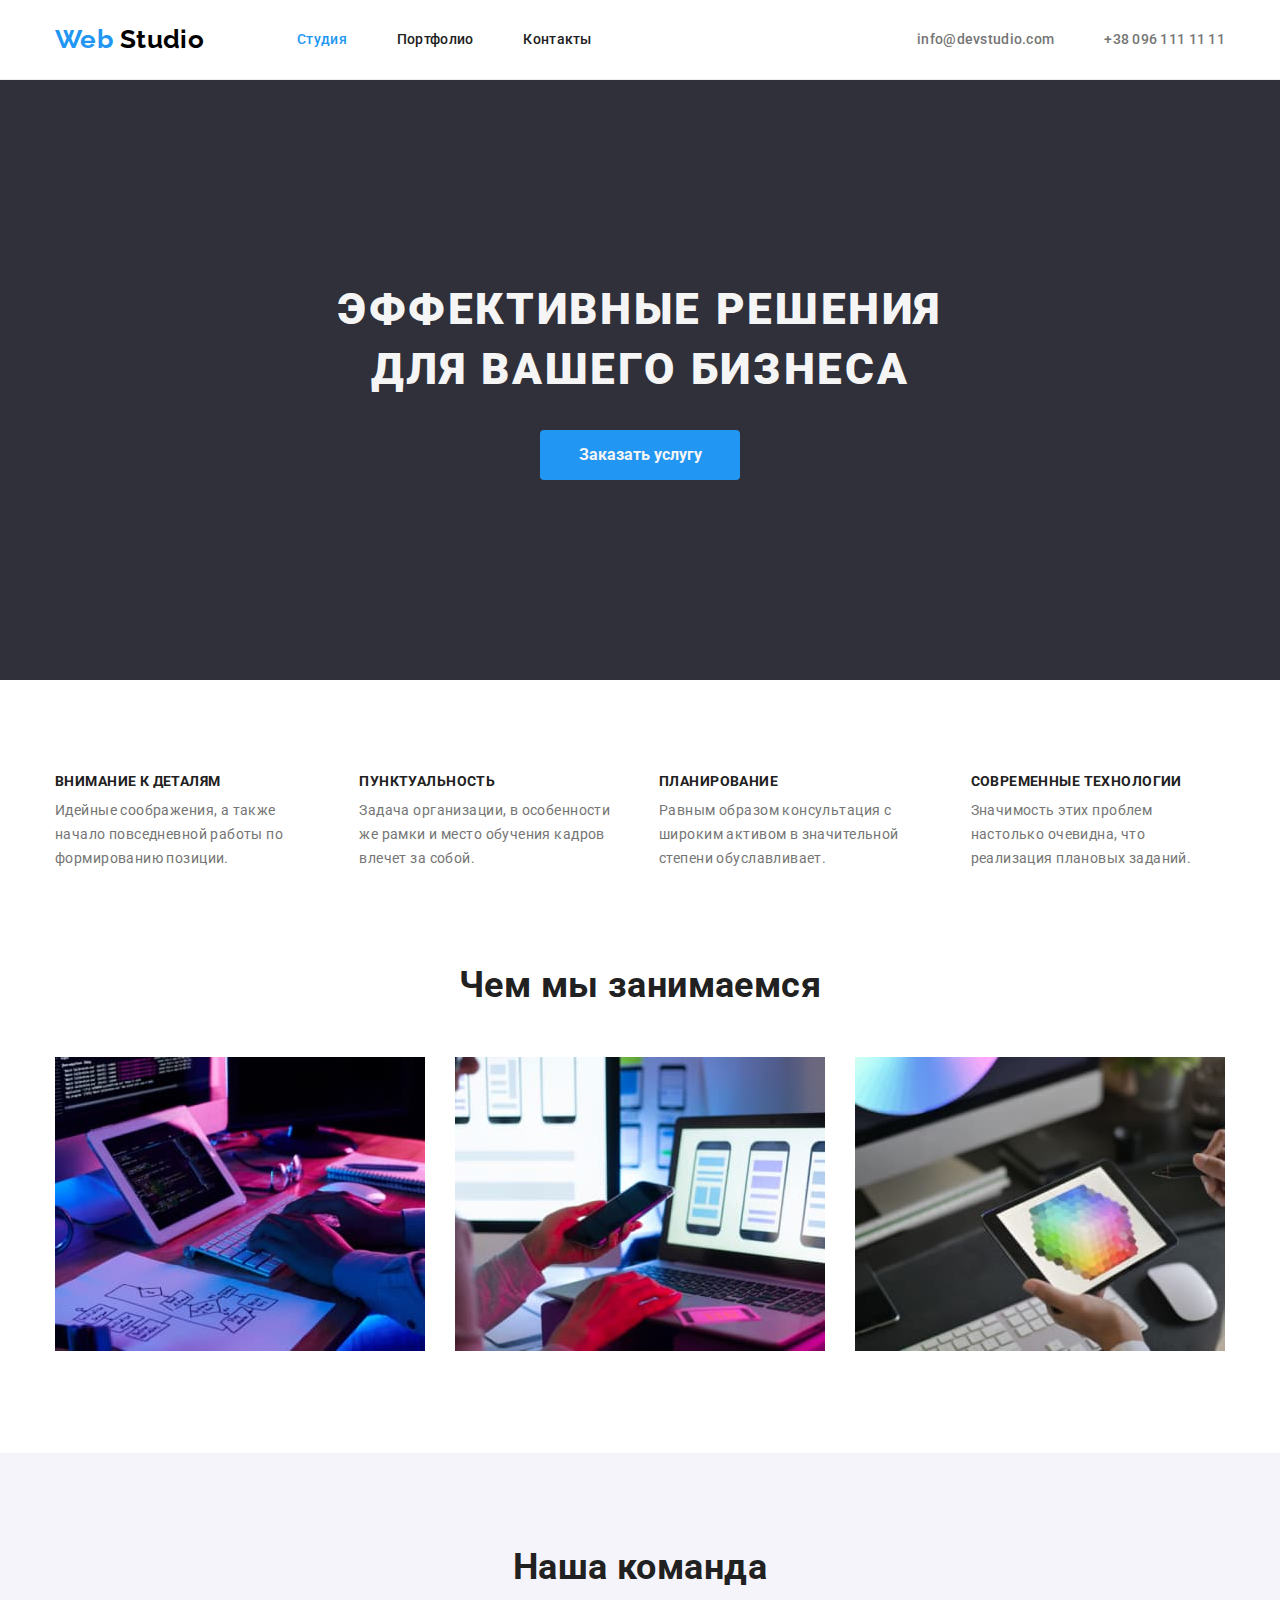
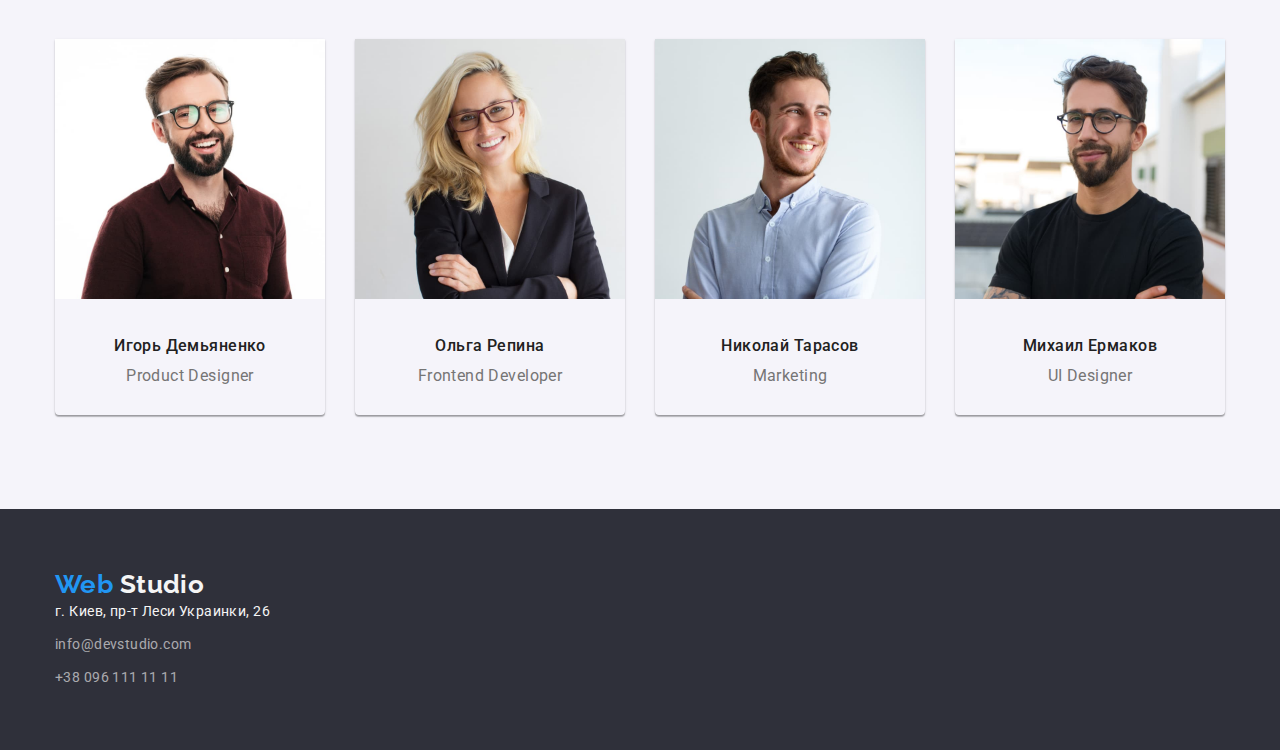
<file: index.html>
<!DOCTYPE html>
<html lang="ru">
  <head>
    <meta charset="UTF-8" />
    <meta http-equiv="X-UA-Compatible" content="IE=edge" />
    <meta name="viewport" content="width=device-width, initial-scale=1.0" />
    <link rel="preconnect" href="https://fonts.googleapis.com" />
    <link rel="preconnect" href="https://fonts.gstatic.com" crossorigin />
    <link
      href="https://fonts.googleapis.com/css2?family=Raleway:wght@700&family=Roboto:wght@400;500;700;900&display=swap"
      rel="stylesheet"
    />
    <title>Document</title>
    <link
      rel="stylesheet"
      href="https://cdnjs.cloudflare.com/ajax/libs/modern-normalize/1.1.0/modern-normalize.min.css"
    />
    <link rel="stylesheet" href="./css/styles.css" />
  </head>
  <body>
    <!-- Верхняя линия -->
    <header class="header">
      <div class="container main-nav">
        <a href="./index.html" class="logo">Web <span class="logo-studio">Studio</span> </a>
        <nav>
          <ul class="site-nav list">
            <li class="item"><a href="./index.html" class="link current">Студия</a></li>
            <li class="item"><a href="./portfolio.html" class="link">Портфолио</a></li>
            <li class="item"><a href="" class="link">Контакты</a></li>
          </ul>
        </nav>
        <ul class="header-contacts list">
          <li class="item">
            <a href="mailto:info@devstudio.com" class="link">info@devstudio.com</a>
          </li>
          <li class="item"><a href="tel:+380961111111" class="link">+38 096 111 11 11</a></li>
        </ul>
      </div>
    </header>
    <main>
      <!-- Шапка -->
      <section class="hero">
        <div class="container">
          <h1 class="titel">
            Эффективные решения <br />
            для вашего бизнеса
          </h1>
          <button type="button" class="btn">Заказать услугу</button>
        </div>
      </section>
      <!-- Особености -->
      <section class="peculiarities">
        <div class="container">
          <!-- Прихований заголовок -->
          <h2 class="visually-hidden">Особенности</h2>
          <ul class="list">
            <li class="item">
              <h3 class="list-titel">Внимание к деталям</h3>
              <p>
                Идейные соображения, а также начало повседневной работы по формированию позиции.
              </p>
            </li>
            <li class="item">
              <h3 class="list-titel">Пунктуальность</h3>
              <p>
                Задача организации, в особенности же рамки и место обучения кадров влечет за собой.
              </p>
            </li>
            <li class="item">
              <h3 class="list-titel">Планирование</h3>
              <p>
                Равным образом консультация с широким активом в значительной степени обуславливает.
              </p>
            </li>
            <li class="item">
              <h3 class="list-titel">Современные технологии</h3>
              <p>Значимость этих проблем настолько очевидна, что реализация плановых заданий.</p>
            </li>
          </ul>
        </div>
      </section>
      <!-- Чем мы занимаемся -->
      <section class="work">
        <div class="container">
          <h2 class="titel">Чем мы занимаемся</h2>
          <ul class="list">
            <li class="item">
              <img src="./images/index-work/img1.jpg" alt="Верстка" width="370" />
            </li>
            <li class="item">
              <img src="./images/index-work/img2.jpg" alt="Дизайн" width="370" />
            </li>
            <li class="item">
              <img src="./images//index-work/img3.jpg" alt="Внешнее оформление" width="370" />
            </li>
          </ul>
        </div>
      </section>
      <!-- Наша команда -->
      <section class="team">
        <div class="container">
          <h2 class="titel">Наша команда</h2>
          <ul class="list">
            <li class="item">
              <img
                src="./images/index-team/phototeam1.jpg"
                alt="фото сотрудника"
                width="270"
                class="photo"
              />
              <div class="photo-text">
                <h3 class="list-titel">Игорь Демьяненко</h3>
                <p lang="en" class="list-text">Product Designer</p>
              </div>
            </li>
            <li class="item">
              <img
                src="./images/index-team/phototeam2.jpg"
                alt="фото сотрудника"
                width="270"
                class="photo"
              />
              <div class="photo-text">
                <h3 class="list-titel">Ольга Репина</h3>
                <p lang="en" class="list-text">Frontend Developer</p>
              </div>
            </li>
            <li class="item">
              <img
                src="./images//index-team/phototeam3.jpg"
                alt="фото сотрудника"
                width="270"
                class="photo"
              />
              <div class="photo-text">
                <h3 class="list-titel">Николай Тарасов</h3>
                <p lang="en" class="list-text">Marketing</p>
              </div>
            </li>
            <li class="item">
              <img
                src="./images/index-team/phototeam4.jpg"
                alt="фото сотрудника"
                width="270"
                class="photo"
              />
              <div class="photo-text">
                <h3 class="list-titel">Михаил Ермаков</h3>
                <p lang="en" class="list-text">UI Designer</p>
              </div>
            </li>
          </ul>
        </div>
      </section>
    </main>
    <!-- Подвал -->
    <footer class="footer">
      <div class="container">
        <a href="./index.html" class="logo">Web <span class="logo-studio">Studio</span> </a>
        <address>
          <p class="address">г. Киев, пр-т Леси Украинки, 26</p>
          <ul class="footer-contacts list">
            <li class="item">
              <a href="mailto:info@devstudio.com" class="link">info@devstudio.com</a>
            </li>
            <li class="item"><a href="tel:+380961111111" class="link">+38 096 111 11 11</a></li>
          </ul>
        </address>
      </div>
    </footer>
  </body>
</html>
</file>
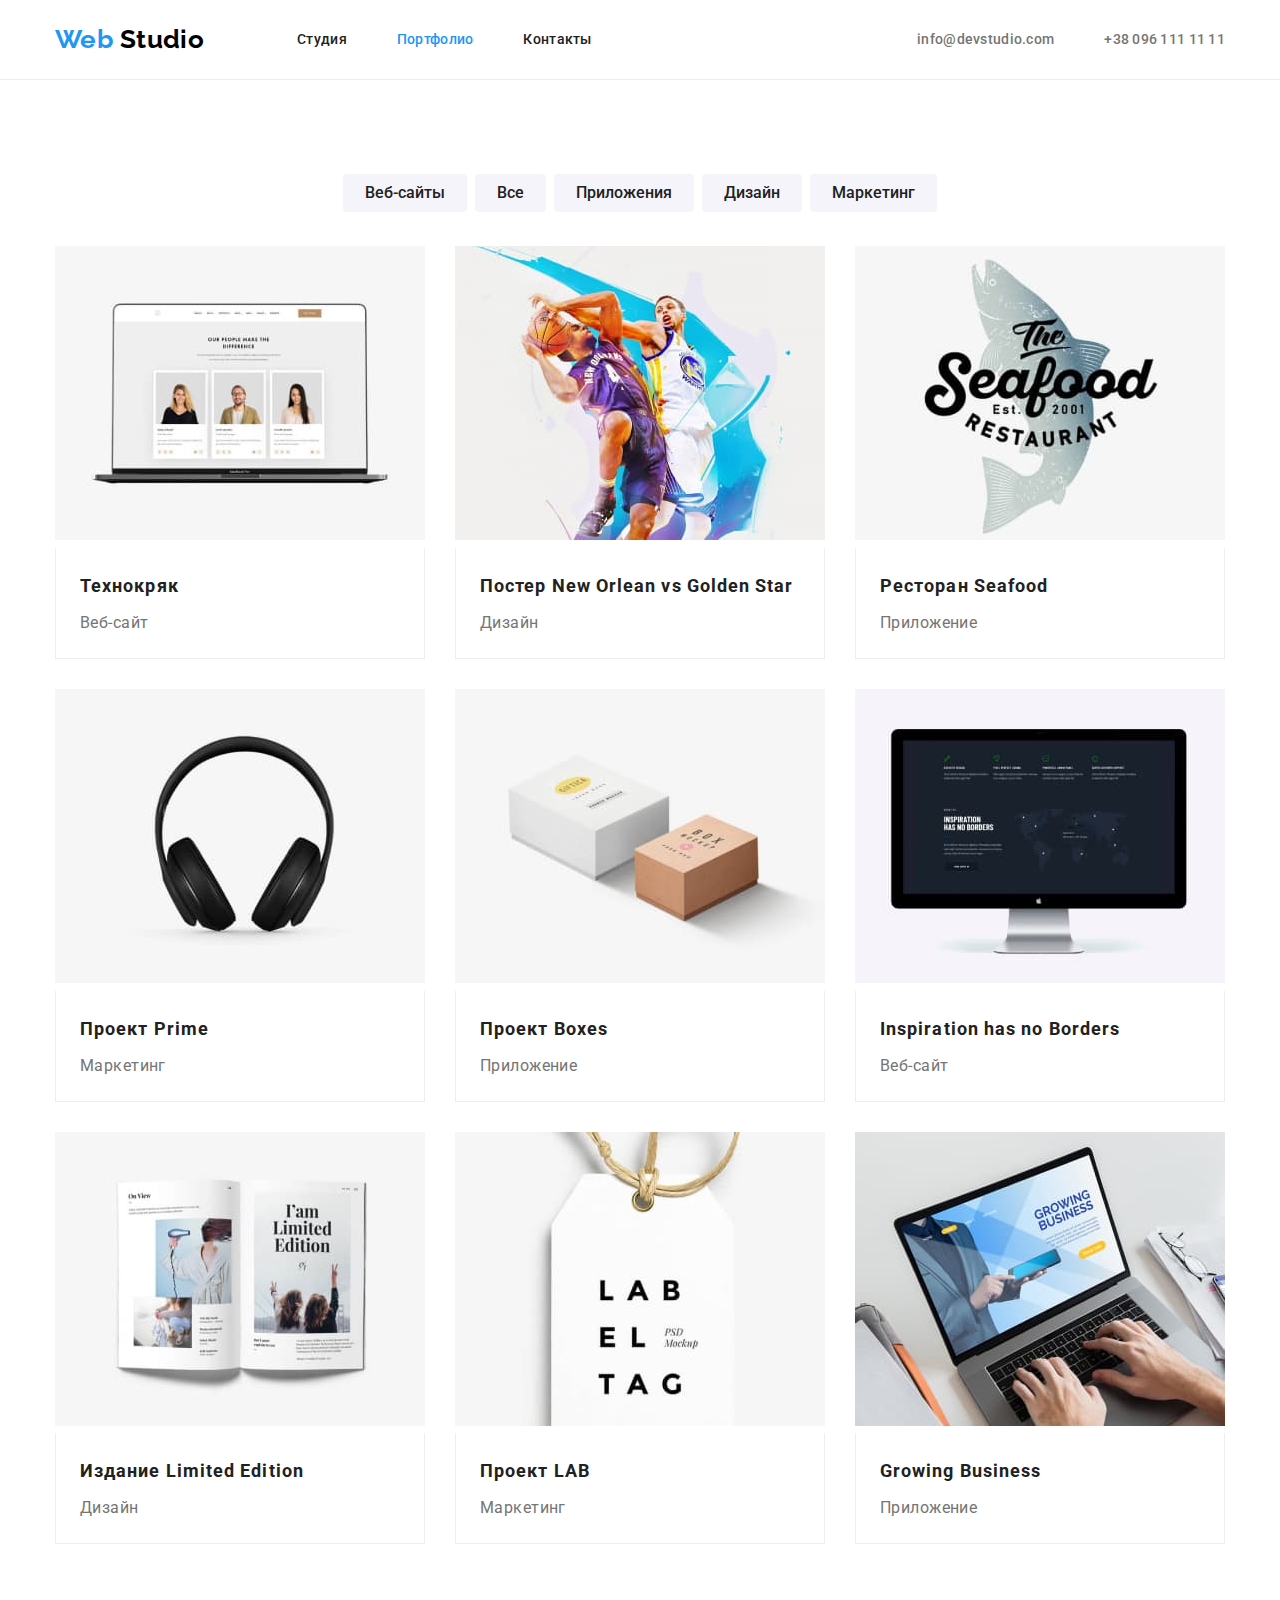
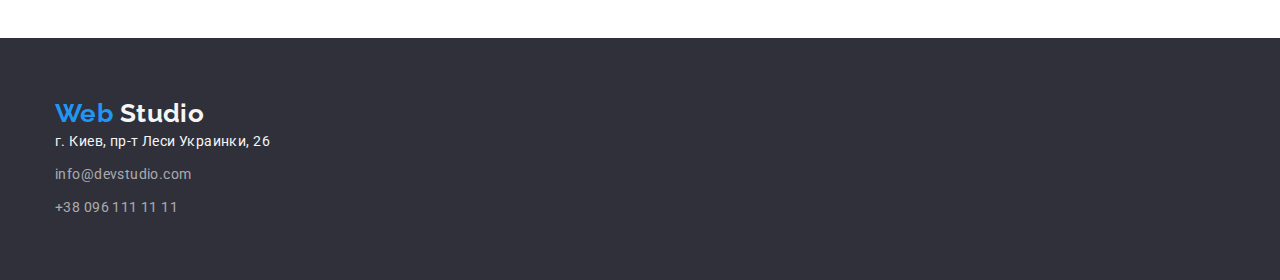
<file: portfolio.html>
<!DOCTYPE html>
<html lang="ru">
  <head>
    <meta charset="UTF-8" />
    <meta http-equiv="X-UA-Compatible" content="IE=edge" />
    <meta name="viewport" content="width=device-width, initial-scale=1.0" />
    <link rel="preconnect" href="https://fonts.googleapis.com" />
    <link rel="preconnect" href="https://fonts.gstatic.com" crossorigin />
    <link
      href="https://fonts.googleapis.com/css2?family=Raleway:wght@700&family=Roboto:wght@400;500;700;900&display=swap"
      rel="stylesheet"
    />
    <title>Document</title>
    <link
      rel="stylesheet"
      href="https://cdnjs.cloudflare.com/ajax/libs/modern-normalize/1.1.0/modern-normalize.min.css"
    />
    <link rel="stylesheet" href="./css/styles.css" />
  </head>
  <body>
    <!-- Верхняя линия -->
    <header class="header">
      <div class="container main-nav">
        <a href="./index.html" class="logo">Web <span class="logo-studio">Studio</span> </a>
        <nav>
          <ul class="site-nav list">
            <li class="item"><a href="./index.html" class="link">Студия</a></li>
            <li class="item"><a href="./portfolio.html" class="link current">Портфолио</a></li>
            <li class="item"><a href="" class="link">Контакты</a></li>
          </ul>
        </nav>
        <ul class="header-contacts list">
          <li class="item">
            <a href="mailto:info@devstudio.com" class="link">info@devstudio.com</a>
          </li>
          <li class="item"><a href="tel:+380961111111" class="link">+38 096 111 11 11</a></li>
        </ul>
      </div>
    </header>
    <main>
      <!-- Фильтр -->
      <section class="portfolio">
        <div class="container">
          <!-- Прихований заголовок -->
          <h2 class="visually-hidden">Фильтр</h2>
          <ul class="list filter">
            <li class="item"><button type="button" class="btn">Веб-сайты</button></li>
            <li class="item"><button type="button" class="btn">Все</button></li>
            <li class="item"><button type="button" class="btn">Приложения</button></li>
            <li class="item"><button type="button" class="btn">Дизайн</button></li>
            <li class="item"><button type="button" class="btn">Маркетинг</button></li>
          </ul>
          <!-- Прихований заголовок -->
          <h2 class="visually-hidden">Проекты</h2>
          <ul class="list projects">
            <li class="item">
              <img
                src="./images/portfolio-projects/project1.jpg"
                alt=""
                width="370"
                class="photo"
              />

              <div class="photo-text">
                <h3 class="list-titel">Технокряк</h3>
                <p class="list-text">Веб-сайт</p>
              </div>
            </li>
            <li class="item">
              <img
                src="./images/portfolio-projects/project2.jpg"
                alt=""
                width="370"
                class="photo"
              />
              <div class="photo-text">
                <h3 class="list-titel">Постер New Orlean vs Golden Star</h3>
                <p class="list-text">Дизайн</p>
              </div>
            </li>
            <li class="item">
              <img
                src="./images/portfolio-projects/project3.jpg"
                alt=""
                width="370"
                class="photo"
              />
              <div class="photo-text">
                <h3 class="list-titel">Ресторан Seafood</h3>
                <p class="list-text">Приложение</p>
              </div>
            </li>
            <li class="item">
              <img
                src="./images/portfolio-projects/project4.jpg"
                alt=""
                width="370"
                class="photo"
              />
              <div class="photo-text">
                <h3 class="list-titel">Проект Prime</h3>
                <p class="list-text">Маркетинг</p>
              </div>
            </li>
            <li class="item">
              <img
                src="./images/portfolio-projects/project5.jpg"
                alt=""
                width="370"
                class="photo"
              />
              <div class="photo-text">
                <h3 class="list-titel">Проект Boxes</h3>
                <p class="list-text">Приложение</p>
              </div>
            </li>
            <li class="item">
              <img
                src="./images/portfolio-projects/project6.jpg"
                alt=""
                width="370"
                class="photo"
              />
              <div class="photo-text">
                <h3 class="list-titel">Inspiration has no Borders</h3>
                <p class="list-text">Веб-сайт</p>
              </div>
            </li>
            <li class="item">
              <img
                src="./images/portfolio-projects/project7.jpg"
                alt=""
                width="370"
                class="photo"
              />
              <div class="photo-text">
                <h3 class="list-titel">Издание Limited Edition</h3>
                <p class="list-text">Дизайн</p>
              </div>
            </li>
            <li class="item">
              <img
                src="./images/portfolio-projects/project8.jpg"
                alt=""
                width="370"
                class="photo"
              />
              <div class="photo-text">
                <h3 class="list-titel">Проект LAB</h3>
                <p class="list-text">Маркетинг</p>
              </div>
            </li>
            <li class="item">
              <img
                src="./images/portfolio-projects/project9.jpg"
                alt=""
                width="370"
                class="photo"
              />
              <div class="photo-text">
                <h3 class="list-titel">Growing Business</h3>
                <p class="list-text">Приложение</p>
              </div>
            </li>
          </ul>
        </div>
      </section>
    </main>
    <!-- Подвал -->
    <footer class="footer">
      <div class="container">
        <a href="./index.html" class="logo">Web <span class="logo-studio">Studio</span> </a>
        <address>
          <p class="address">г. Киев, пр-т Леси Украинки, 26</p>
          <ul class="footer-contacts list">
            <li class="item">
              <a href="mailto:info@devstudio.com" class="link">info@devstudio.com</a>
            </li>
            <li><a href="tel:+380961111111" class="link">+38 096 111 11 11</a></li>
          </ul>
        </address>
      </div>
    </footer>
  </body>
</html>
</file>
<file: css/styles.css>
/* Основний колір тексту #212121 */
/* Додатковий крлір тексту #757575 */
/* Колір фону #f5f5f5 */
/* Додатковий колір фону #F5F4FA */
/* Колір футера #2F303A */
/* Колір наведення #2196F3 */
/* кольори лого #000000, #2196F3 */
/* Колір посилань футер rgba(255, 255, 255, 0.6); */

:root {
  --text-color: #757575;
  --additional-text-color: #212121;
  --background-color: #f5f5f5;
  --additional-background-color: #f5f4fa;
  --header-bacground-color: #ffffff;
  --footer-background-color: #2f303a;
  --logo-color: #000000;
  --activation-color: #2196f3;
  --footer-link-color: rgba(255, 255, 255, 0.6);
  --border-color: #eeeeee;
  --border-header-color: #ececec;
}

body {
  font-family: 'Roboto', sans-serif;
  color: var(--text-color);
  font-size: 14px;
  line-height: 1.71;
  letter-spacing: 0.03em;
}

h1,
h2,
h3,
p,
li {
  margin-top: 0;
  margin-bottom: 0;
}

.container {
  margin-left: auto;
  margin-right: auto;
  width: 1200px;
  padding-left: 15px;
  padding-right: 15px;
}

.titel {
  margin-top: 0;
  margin-bottom: 0;
  text-align: center;
}

.list {
  list-style: none;
  margin: 0;
  padding: 0;
}

.visually-hidden {
  position: absolute;
  width: 1px;
  height: 1px;
  margin: -1px;
  border: 0;
  padding: 0;

  white-space: nowrap;
  clip-path: inset(100%);
  clip: rect(0 0 0 0);
  overflow: hidden;
}

/* Верхняя линия */

.header {
  padding-top: 24px;
  padding-bottom: 24px;

  background-color: var(--header-bacground-color);
  border-bottom: 1px solid var(--border-header-color);
}

.header > .container {
  padding-top: 0;
  padding-bottom: 0;
}

.main-nav {
  display: flex;
  align-items: center;
}

.logo {
  margin-right: 93px;

  font-family: 'Raleway';
  font-weight: 700;
  font-size: 26px;
  line-height: 1.19;
  color: var(--activation-color);
  text-decoration: none;
}

.header .logo-studio {
  color: var(--logo-color);
}

.site-nav {
  display: flex;
}

.site-nav .item + .item {
  margin-left: 50px;
}

.site-nav .link {
  font-weight: 500;
  line-height: 1.14;
  letter-spacing: 0.02em;
  color: var(--additional-text-color);
  text-decoration: none;
}

.site-nav .link.current {
  color: var(--activation-color);
}

.header-contacts {
  display: flex;
  margin-left: auto;
}

.header-contacts .item + .item {
  margin-left: 50px;
}

.header-contacts .link {
  font-weight: 500;
  line-height: 1.14;
  letter-spacing: 0.02em;
  color: inherit;
  text-decoration: none;
}

.site-nav,
.header-contacts {
  list-style: none;
}

.site-nav .link:hover,
.site-nav .link:focus,
.header-contacts .link:hover,
.header-contacts .link:focus {
  color: var(--activation-color);
}

/* index */
/* Шапка */

.hero {
  background-color: var(--footer-background-color);
  text-align: center;
  padding-top: 200px;
  padding-bottom: 200px;
}

.hero .titel {
  margin-top: 0;
  margin-bottom: 30px;
  font-weight: 900;
  font-size: 44px;
  line-height: 1.36;

  letter-spacing: 0.06em;
  text-transform: uppercase;

  color: var(--background-color);
}

.hero .btn {
  min-width: 200px;
  padding: 10px 32px;
  font-weight: 700;
  font-size: 16px;
  line-height: 1.87;
  border-radius: 4px;
  border: 0;

  color: var(--background-color);
  background-color: var(--activation-color);

  cursor: pointer;
  font-family: inherit;
}

/* Особености */
.peculiarities {
  padding-top: 94px;
  padding-bottom: 94px;
}

.peculiarities > .container {
  padding-bottom: 0;
}

.peculiarities .list-titel {
  margin-bottom: 10px;
  font-weight: 700;
  font-size: 14px;
  line-height: 1.14;
  text-transform: uppercase;
  color: var(--additional-text-color);
}

.peculiarities .list {
  display: flex;
}

.peculiarities .item {
  width: calc((100%-90px) / 4);
  margin-right: 30px;
}

.peculiarities .item:nth-child(4n) {
  margin-right: 0px;
}

/* Чем мы занимаемся */
/* Наша команда */

.work {
  padding-bottom: 94px;
}

.work .list {
  display: flex;
}

.work .item {
  width: calc((100%-60px) / 3);
  margin-right: 30px;
}

.work .item:nth-child(3n) {
  margin-right: 0px;
}

.team {
  padding-top: 94px;
  padding-bottom: 94px;
}

.team .list {
  display: flex;
}

.team .item {
  width: calc((100%-90px) / 4);
  margin-right: 30px;
  text-align: center;
  box-shadow: 0px 1px 3px rgba(0, 0, 0, 0.12), 0px 1px 1px rgba(0, 0, 0, 0.14),
    0px 2px 1px rgba(0, 0, 0, 0.2);
  border-radius: 0px 0px 4px 4px;
}

.team .item:nth-child(4n) {
  margin-right: 0px;
}

.team {
  background-color: var(--additional-background-color);
}

.work .titel,
.team .titel {
  margin-bottom: 50px;
  font-weight: 700;
  font-size: 36px;
  line-height: 1.16;
  text-align: center;
  color: var(--additional-text-color);
}

/* .team .photo {
  margin-bottom: 10px;
} */
.team .photo-text {
  padding-top: 30px;
  padding-bottom: 30px;
}

.team .list-titel {
  margin-bottom: 10px;

  font-weight: 500;
  font-size: 16px;
  line-height: 1.18;
  text-align: center;
  color: var(--additional-text-color);
}

.team .list-text {
  /* margin-bottom: 30px; */

  font-size: 16px;
  line-height: 1.19;
  text-align: center;
}

/* portfolio */
/* Проекты */

.portfolio {
  padding-top: 94px;
  padding-bottom: 94px;
}

.portfolio .filter {
  display: flex;
  justify-content: center;
  margin-bottom: 34px;
}

.filter .item {
  margin-right: 8px;
}

.filter .item:last-child {
  margin-right: 0;
}

.filter .btn {
  padding-top: 6px;
  padding-right: 22px;
  padding-bottom: 6px;
  padding-left: 22px;

  font-weight: 500;
  font-size: 16px;
  line-height: 1.62;
  color: var(--additional-text-color);
  background-color: var(--additional-background-color);
  border: none;
  border-radius: 4px;

  cursor: pointer;
  font-family: inherit;
}

.filter .btn:hover,
.filter .btn:focus {
  color: var(--background-color);
  background-color: var(--activation-color);
}

.projects {
  display: flex;
  flex-wrap: wrap;
}

.projects .item {
  box-sizing: border-box;

  width: 370px;
  margin-right: 30px;
  margin-bottom: 30px;
}

.projects .item:nth-last-child(-n + 3) {
  margin-bottom: 0;
}

.projects .item:nth-child(3n) {
  margin-right: 0px;
}

.projects .photo-text {
  padding-top: 20px;
  padding-right: 24px;
  padding-bottom: 20px;
  padding-left: 24px;

  background: var(--header-bacground-color);
  border-right: 1px solid var(--border-color);
  border-bottom: 1px solid var(--border-color);
  border-left: 1px solid var(--border-color);
}

.projects .list-titel {
  margin-bottom: 4px;

  font-weight: 700;
  font-size: 18px;
  line-height: 2;
  letter-spacing: 0.06em;

  color: var(--additional-text-color);
}

.projects .list-text {
  font-size: 16px;
  line-height: 1.87;
}

/* Подвал */

.footer {
  background-color: var(--footer-background-color);
}

.footer {
  padding-top: 60px;
  padding-bottom: 60px;
}

.footer .logo {
  display: inline-block;
}

.footer .logo-studio {
  color: var(--background-color);
}

.footer .address {
  margin-bottom: 9px;
  color: var(--background-color);
  font-style: normal;
}

.footer-contacts {
  list-style: none;
}

.footer .item:not(:last-child) {
  margin-bottom: 9px;
}

.footer-contacts .link {
  color: rgba(255, 255, 255, 0.6);
  font-style: normal;
  text-decoration: none;
}

.footer-contacts .link:hover,
.footer-contacts .link:focus {
  color: var(--activation-color);
}
</file>
